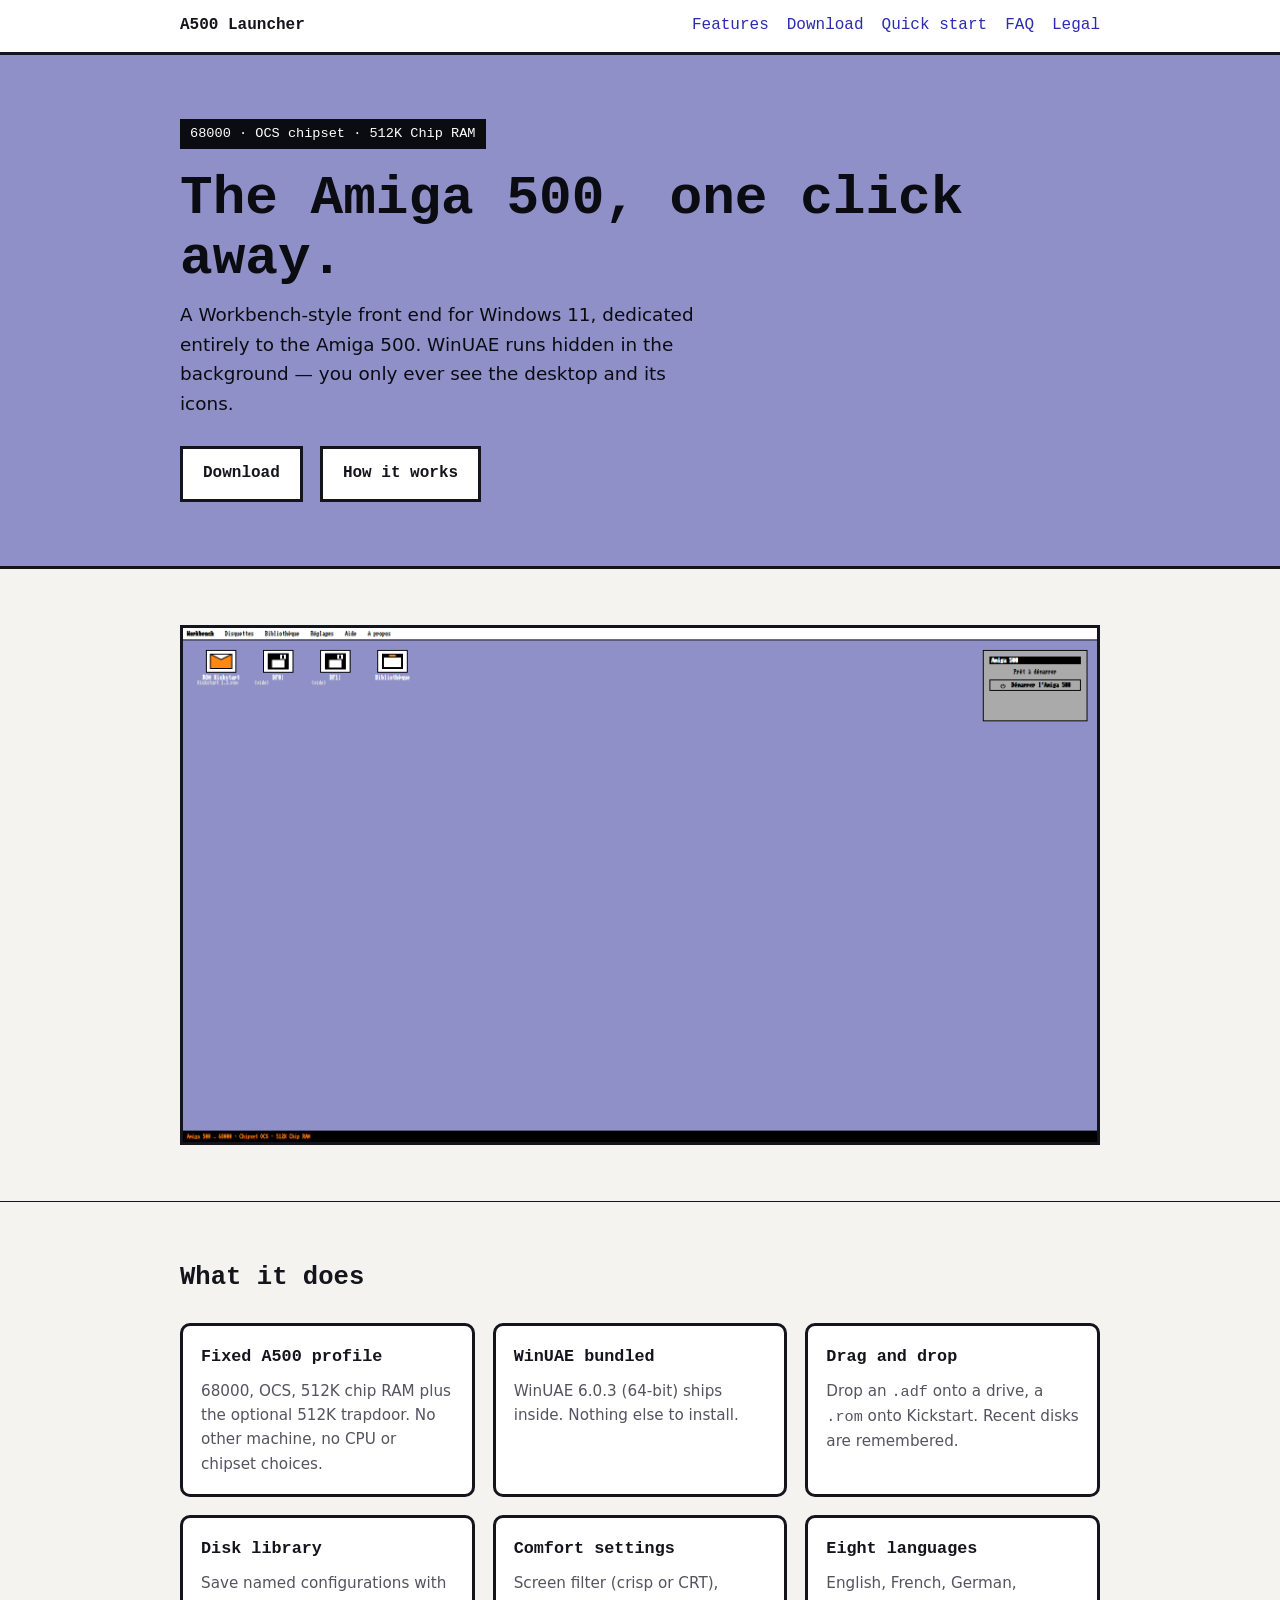
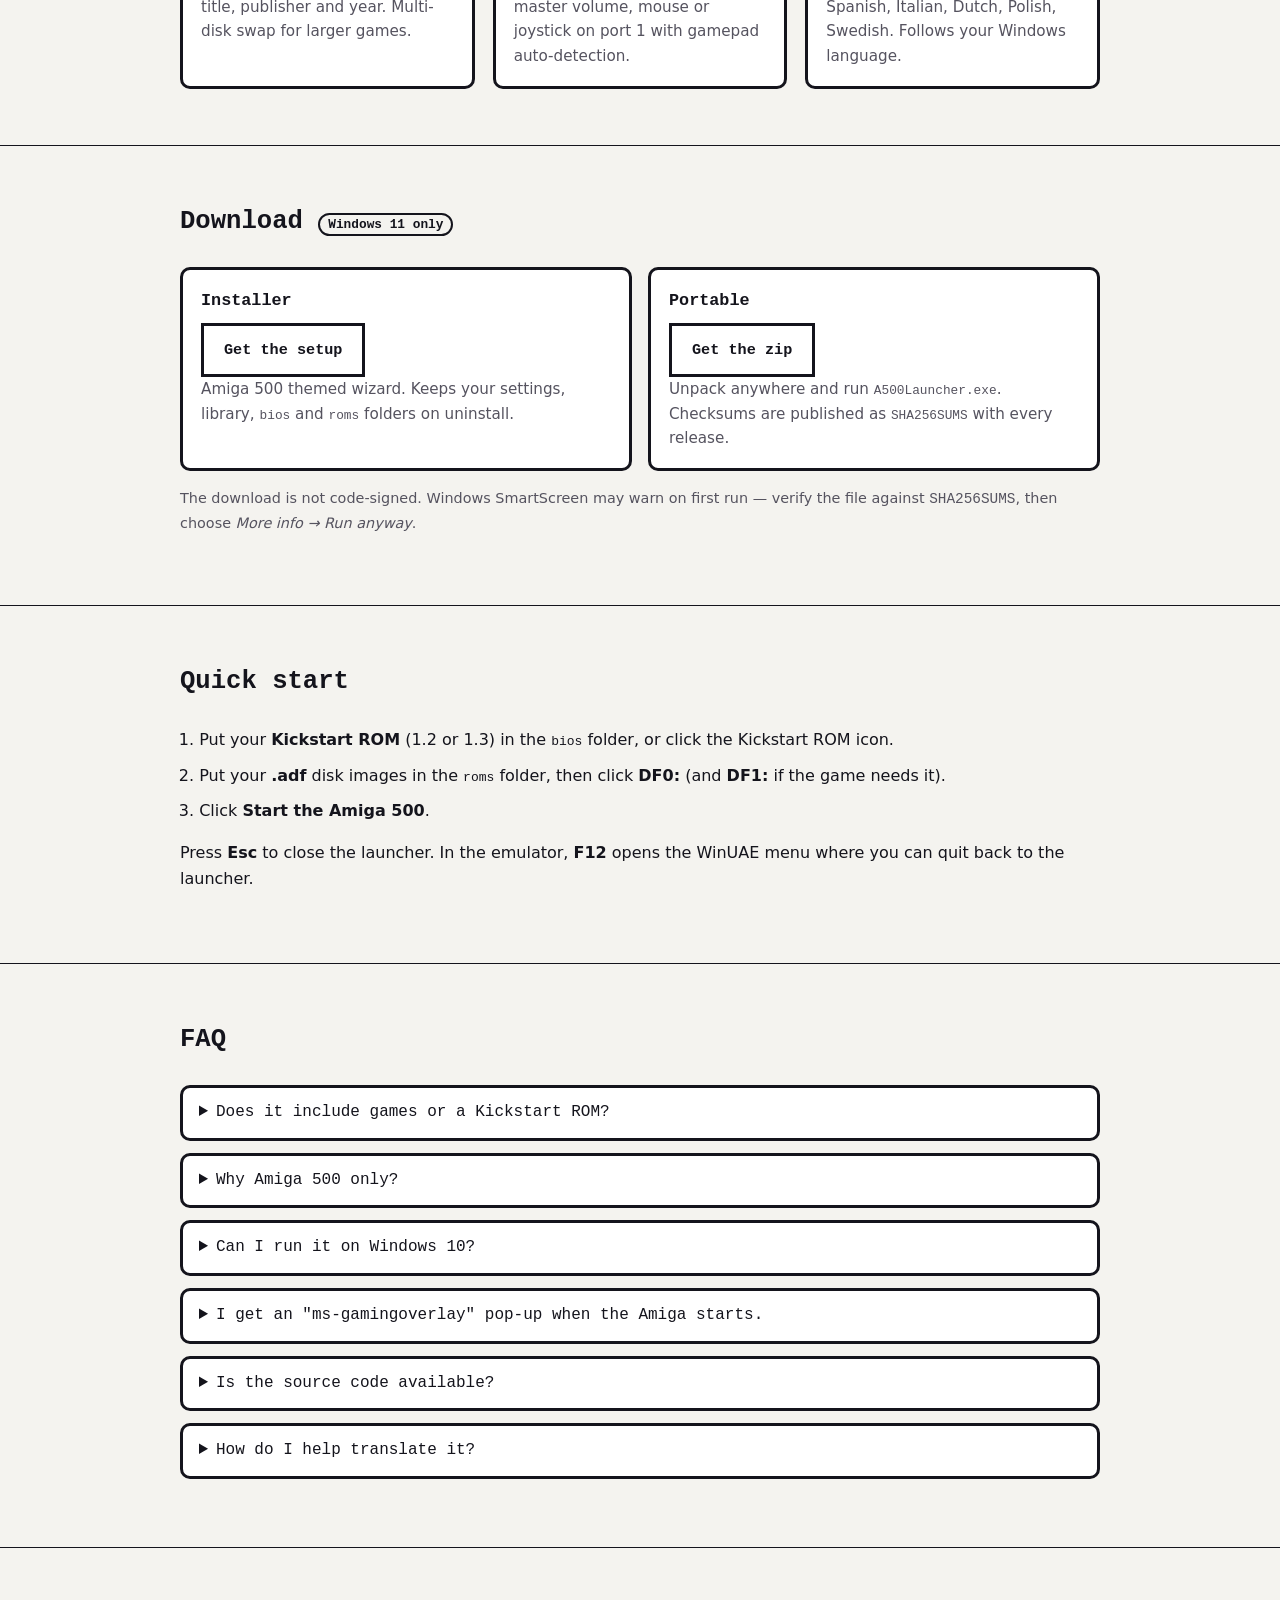
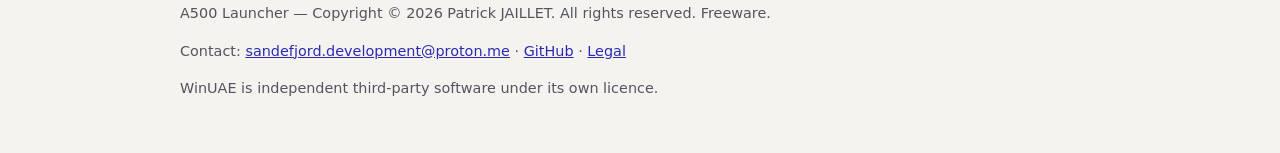
<file: docs/index.html>
<!doctype html>
<html lang="en">
<head>
<meta charset="utf-8">
<meta name="viewport" content="width=device-width, initial-scale=1">
<title>A500 Launcher — Amiga 500 emulation front end</title>
<meta name="description" content="A Workbench-style Windows 11 front end dedicated to Amiga 500 emulation. WinUAE bundled; bring your own Kickstart ROM and disk images.">
<meta property="og:title" content="A500 Launcher">
<meta property="og:description" content="A Workbench-style Windows 11 front end dedicated to Amiga 500 emulation.">
<meta property="og:type" content="website">
<meta property="og:url" content="https://patrickjaillet.github.io/a500launcher/">
<meta property="og:image" content="https://patrickjaillet.github.io/a500launcher/assets/og.png">
<link rel="icon" href="assets/favicon.png">
<link rel="stylesheet" href="assets/site.css">
</head>
<body>

<header class="topbar">
  <div class="wrap">
    <span class="brand">A500 Launcher</span>
    <nav>
      <a href="#features">Features</a>
      <a href="#download">Download</a>
      <a href="#start">Quick start</a>
      <a href="#faq">FAQ</a>
      <a href="legal.html">Legal</a>
    </nav>
  </div>
</header>

<div class="hero">
  <div class="wrap">
    <span class="status">68000 · OCS chipset · 512K Chip RAM</span>
    <h1>The Amiga 500, one click away.</h1>
    <p>A Workbench-style front end for Windows 11, dedicated entirely to the
       Amiga 500. WinUAE runs hidden in the background &mdash; you only ever see
       the desktop and its icons.</p>
    <a class="btn" href="#download">Download</a>
    <a class="btn" href="#start">How it works</a>
  </div>
</div>

<section id="screenshot">
  <div class="wrap">
    <img class="shot" src="scs/screenshot.png" alt="A500 Launcher desktop: Kickstart ROM, DF0:, DF1: and Library icons, with a Start the Amiga 500 window.">
  </div>
</section>

<section id="features">
  <div class="wrap">
    <h2>What it does</h2>
    <div class="grid">
      <div class="card"><h3>Fixed A500 profile</h3><p>68000, OCS, 512K chip RAM plus the optional 512K trapdoor. No other machine, no CPU or chipset choices.</p></div>
      <div class="card"><h3>WinUAE bundled</h3><p>WinUAE 6.0.3 (64-bit) ships inside. Nothing else to install.</p></div>
      <div class="card"><h3>Drag and drop</h3><p>Drop an <code>.adf</code> onto a drive, a <code>.rom</code> onto Kickstart. Recent disks are remembered.</p></div>
      <div class="card"><h3>Disk library</h3><p>Save named configurations with title, publisher and year. Multi-disk swap for larger games.</p></div>
      <div class="card"><h3>Comfort settings</h3><p>Screen filter (crisp or CRT), master volume, mouse or joystick on port&nbsp;1 with gamepad auto-detection.</p></div>
      <div class="card"><h3>Eight languages</h3><p>English, French, German, Spanish, Italian, Dutch, Polish, Swedish. Follows your Windows language.</p></div>
    </div>
  </div>
</section>

<section id="download">
  <div class="wrap">
    <h2>Download <span class="pill">Windows 11 only</span></h2>
    <div class="downloads">
      <div class="card">
        <h3>Installer</h3>
        <p><a class="btn" id="dl-setup" href="https://github.com/patrickjaillet/a500launcher/releases/latest">Get the setup</a></p>
        <p>Amiga 500 themed wizard. Keeps your settings, library, <code>bios</code> and <code>roms</code> folders on uninstall.</p>
      </div>
      <div class="card">
        <h3>Portable</h3>
        <p><a class="btn" id="dl-portable" href="https://github.com/patrickjaillet/a500launcher/releases/latest">Get the zip</a></p>
        <p>Unpack anywhere and run <code>A500Launcher.exe</code>. Checksums are published as <code>SHA256SUMS</code> with every release.</p>
      </div>
    </div>
    <p style="margin-top:16px;color:var(--muted);font-size:0.9rem">
      The download is not code-signed. Windows SmartScreen may warn on first run
      &mdash; verify the file against <code>SHA256SUMS</code>, then choose
      <em>More info &rarr; Run anyway</em>.</p>
  </div>
</section>

<section id="start">
  <div class="wrap">
    <h2>Quick start</h2>
    <ol class="steps">
      <li>Put your <strong>Kickstart ROM</strong> (1.2 or 1.3) in the <code>bios</code> folder, or click the Kickstart ROM icon.</li>
      <li>Put your <strong>.adf</strong> disk images in the <code>roms</code> folder, then click <strong>DF0:</strong> (and <strong>DF1:</strong> if the game needs it).</li>
      <li>Click <strong>Start the Amiga 500</strong>.</li>
    </ol>
    <p>Press <strong>Esc</strong> to close the launcher. In the emulator, <strong>F12</strong> opens the WinUAE menu where you can quit back to the launcher.</p>
  </div>
</section>

<section id="faq">
  <div class="wrap">
    <h2>FAQ</h2>
    <details><summary>Does it include games or a Kickstart ROM?</summary>
      <p>No. Kickstart ROMs and disk images are copyrighted. Use only files you own
         legally &mdash; a dump of your own Amiga, Cloanto Amiga Forever, and so on.</p></details>
    <details><summary>Why Amiga 500 only?</summary>
      <p>It is a deliberate choice. A500 Launcher is meant to be the reference for
         that one machine, not a general-purpose emulator front end.</p></details>
    <details><summary>Can I run it on Windows 10?</summary>
      <p>No. The launcher requires Windows 11 (build 22000 or later) and refuses to
         start on older systems.</p></details>
    <details><summary>I get an "ms-gamingoverlay" pop-up when the Amiga starts.</summary>
      <p>That is the Windows Game Bar. A500 Launcher disables its overlay on first
         run, which removes the pop-up. If you prefer to keep the Game Bar, turn the
         option off in Settings.</p></details>
    <details><summary>Is the source code available?</summary>
      <p>No. A500 Launcher is freeware distributed as a proprietary executable. The
         source is not published. See the <a href="legal.html">Legal</a> page.</p></details>
    <details><summary>How do I help translate it?</summary>
      <p>Translations are plain JSON files with no code. See
         <a href="https://github.com/patrickjaillet/a500launcher/blob/main/docs/i18n.md">docs/i18n.md</a>.</p></details>
  </div>
</section>

<footer>
  <div class="wrap">
    <p>A500 Launcher &mdash; Copyright &copy; 2026 Patrick JAILLET. All rights reserved. Freeware.</p>
    <p>Contact: <a href="mailto:sandefjord.development@proton.me">sandefjord.development@proton.me</a> &middot;
       <a href="https://github.com/patrickjaillet/a500launcher">GitHub</a> &middot;
       <a href="legal.html">Legal</a></p>
    <p>WinUAE is independent third-party software under its own licence.</p>
  </div>
</footer>

<script>
  fetch("https://api.github.com/repos/patrickjaillet/a500launcher/releases?per_page=1")
    .then(function (r) { return r.ok ? r.json() : []; })
    .then(function (list) {
      var rel = Array.isArray(list) && list.length ? list[0] : null;
      if (!rel || !rel.assets) return;
      rel.assets.forEach(function (a) {
        if (/Setup.*\.exe$/i.test(a.name)) document.getElementById("dl-setup").href = a.browser_download_url;
        if (/portable\.zip$/i.test(a.name)) document.getElementById("dl-portable").href = a.browser_download_url;
      });
    })
    .catch(function () {});
</script>

</body>
</html>
</file>
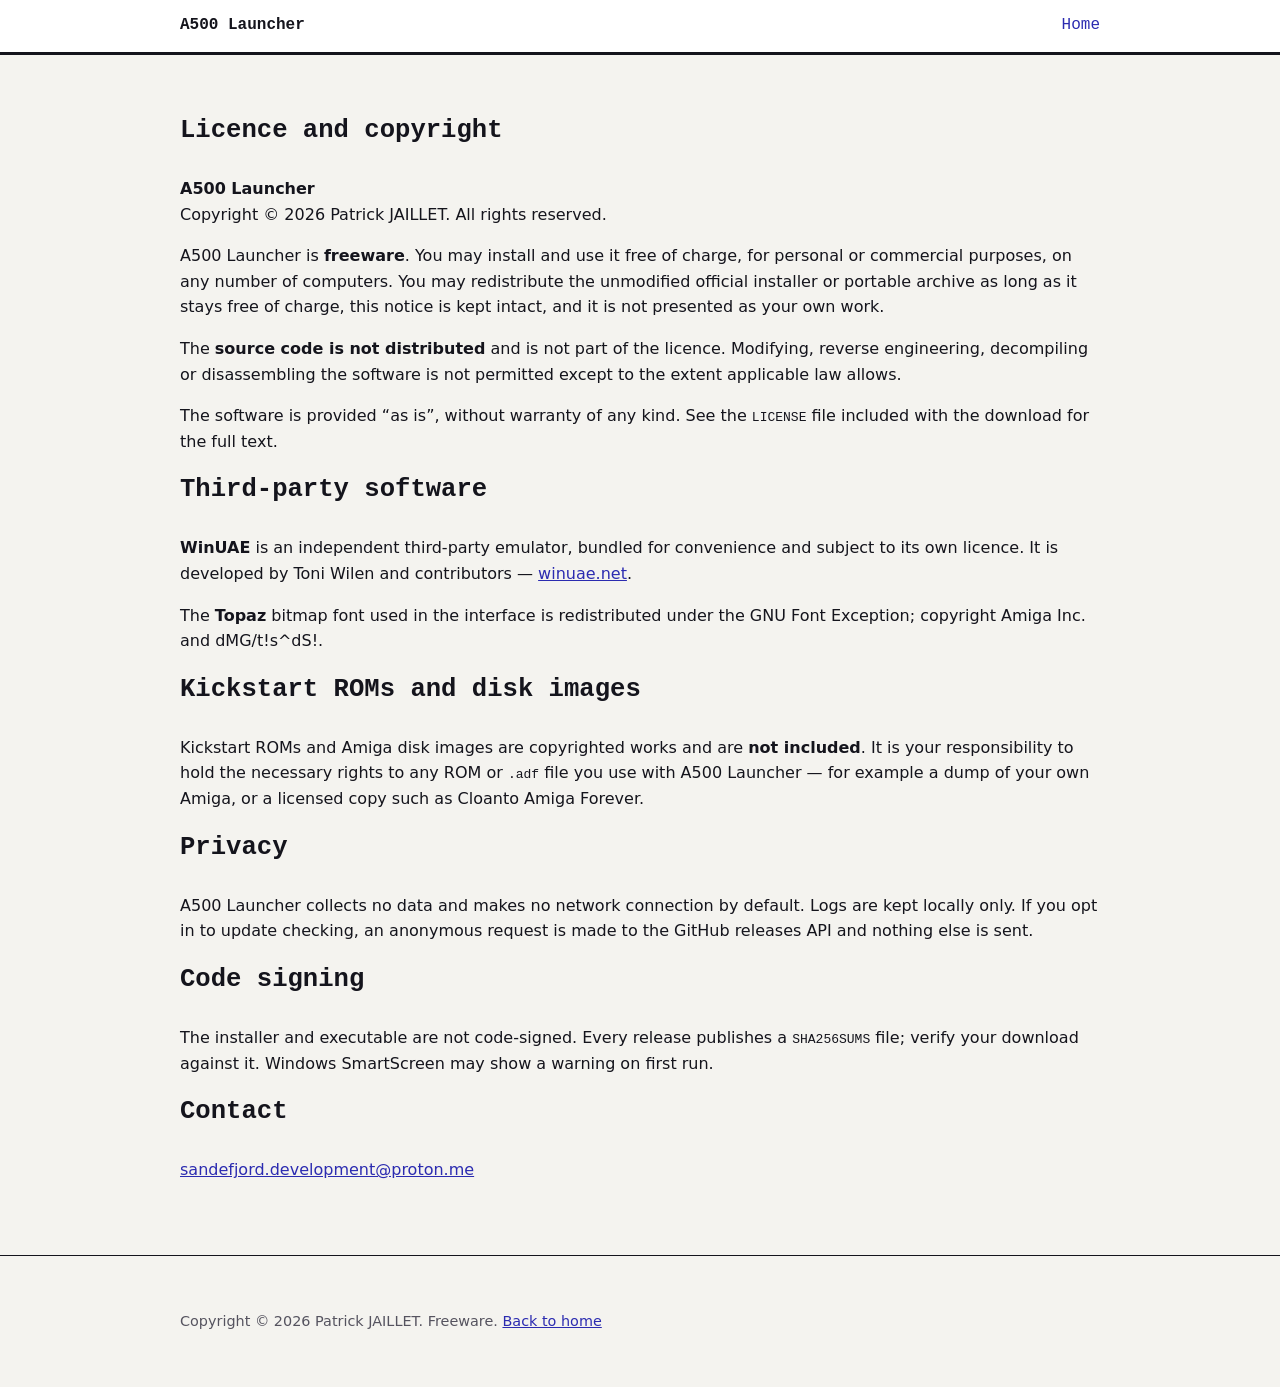
<file: docs/legal.html>
<!doctype html>
<html lang="en">
<head>
<meta charset="utf-8">
<meta name="viewport" content="width=device-width, initial-scale=1">
<title>Legal — A500 Launcher</title>
<meta name="description" content="Licence, copyright and third-party information for A500 Launcher.">
<link rel="icon" href="assets/favicon.png">
<link rel="stylesheet" href="assets/site.css">
</head>
<body>

<header class="topbar">
  <div class="wrap">
    <span class="brand"><a href="index.html" style="text-decoration:none;color:inherit">A500 Launcher</a></span>
    <nav><a href="index.html">Home</a></nav>
  </div>
</header>

<section>
  <div class="wrap">
    <h2>Licence and copyright</h2>
    <p><strong>A500 Launcher</strong><br>
       Copyright &copy; 2026 Patrick JAILLET. All rights reserved.</p>
    <p>A500 Launcher is <strong>freeware</strong>. You may install and use it free of
       charge, for personal or commercial purposes, on any number of computers. You
       may redistribute the unmodified official installer or portable archive as long
       as it stays free of charge, this notice is kept intact, and it is not presented
       as your own work.</p>
    <p>The <strong>source code is not distributed</strong> and is not part of the
       licence. Modifying, reverse engineering, decompiling or disassembling the
       software is not permitted except to the extent applicable law allows.</p>
    <p>The software is provided &ldquo;as is&rdquo;, without warranty of any kind. See
       the <code>LICENSE</code> file included with the download for the full text.</p>

    <h2>Third-party software</h2>
    <p><strong>WinUAE</strong> is an independent third-party emulator, bundled for
       convenience and subject to its own licence. It is developed by Toni Wilen and
       contributors &mdash; <a href="https://www.winuae.net/">winuae.net</a>.</p>
    <p>The <strong>Topaz</strong> bitmap font used in the interface is redistributed
       under the GNU Font Exception; copyright Amiga Inc. and dMG/t!s^dS!.</p>

    <h2>Kickstart ROMs and disk images</h2>
    <p>Kickstart ROMs and Amiga disk images are copyrighted works and are
       <strong>not included</strong>. It is your responsibility to hold the necessary
       rights to any ROM or <code>.adf</code> file you use with A500 Launcher &mdash;
       for example a dump of your own Amiga, or a licensed copy such as Cloanto Amiga
       Forever.</p>

    <h2>Privacy</h2>
    <p>A500 Launcher collects no data and makes no network connection by default.
       Logs are kept locally only. If you opt in to update checking, an anonymous
       request is made to the GitHub releases API and nothing else is sent.</p>

    <h2>Code signing</h2>
    <p>The installer and executable are not code-signed. Every release publishes a
       <code>SHA256SUMS</code> file; verify your download against it. Windows
       SmartScreen may show a warning on first run.</p>

    <h2>Contact</h2>
    <p><a href="mailto:sandefjord.development@proton.me">sandefjord.development@proton.me</a></p>
  </div>
</section>

<footer>
  <div class="wrap">
    <p>Copyright &copy; 2026 Patrick JAILLET. Freeware. <a href="index.html">Back to home</a></p>
  </div>
</footer>

</body>
</html>
</file>
<file: docs/assets/site.css>
:root {
  color-scheme: light dark;
  --wb-blue: #9090c8;
  --wb-orange: #ff8811;
  --ink: #14141c;
  --paper: #f4f3ef;
  --panel: #ffffff;
  --panel-border: #14141c;
  --muted: #55535f;
  --accent: #2b2bb0;
  --radius: 10px;
  --maxw: 960px;
  --font-display: "Courier New", "Consolas", ui-monospace, monospace;
  --font-body: system-ui, -apple-system, "Segoe UI", Roboto, sans-serif;
}

@media (prefers-color-scheme: dark) {
  :root {
    --ink: #ecebf2;
    --paper: #16161d;
    --panel: #20202a;
    --panel-border: #3a3a48;
    --muted: #a3a1b0;
    --accent: #9aa0ff;
  }
}

* { box-sizing: border-box; }

html { scroll-behavior: smooth; }

@media (prefers-reduced-motion: reduce) {
  html { scroll-behavior: auto; }
  * { animation: none !important; transition: none !important; }
}

body {
  margin: 0;
  font-family: var(--font-body);
  color: var(--ink);
  background: var(--paper);
  line-height: 1.6;
}

a { color: var(--accent); }

.wrap { max-width: var(--maxw); margin: 0 auto; padding: 0 20px; }

.topbar {
  background: var(--panel);
  border-bottom: 3px solid var(--panel-border);
  position: sticky;
  top: 0;
  z-index: 10;
}
.topbar .wrap {
  display: flex;
  align-items: center;
  gap: 20px;
  height: 52px;
  font-family: var(--font-display);
}
.topbar .brand { font-weight: 700; }
.topbar nav { margin-left: auto; display: flex; gap: 18px; }
.topbar nav a { text-decoration: none; }
.topbar nav a:hover { text-decoration: underline; }

.hero {
  background: var(--wb-blue);
  color: #0b0b12;
  border-bottom: 3px solid var(--panel-border);
  padding: 64px 0;
}
.hero h1 {
  font-family: var(--font-display);
  font-size: clamp(2rem, 6vw, 3.4rem);
  margin: 0 0 12px;
  line-height: 1.1;
}
.hero p { font-size: 1.15rem; max-width: 46ch; margin: 0 0 28px; }
.hero .status {
  display: inline-block;
  background: #0b0b12;
  color: #fff;
  font-family: var(--font-display);
  font-size: 0.85rem;
  padding: 4px 10px;
  margin-bottom: 20px;
}

.btn {
  display: inline-block;
  font-family: var(--font-display);
  font-weight: 700;
  text-decoration: none;
  padding: 12px 20px;
  border: 3px solid var(--panel-border);
  background: var(--panel);
  color: var(--ink);
}
.btn:hover { background: var(--wb-orange); color: #0b0b12; }
.btn + .btn { margin-left: 12px; }

section { padding: 56px 0; border-bottom: 1px solid var(--panel-border); }
section h2 {
  font-family: var(--font-display);
  font-size: 1.6rem;
  margin: 0 0 24px;
}

.shot {
  border: 3px solid var(--panel-border);
  width: 100%;
  display: block;
  background: var(--wb-blue);
}

.grid {
  display: grid;
  gap: 18px;
  grid-template-columns: repeat(auto-fit, minmax(230px, 1fr));
}
.card {
  background: var(--panel);
  border: 3px solid var(--panel-border);
  border-radius: var(--radius);
  padding: 18px;
}
.card h3 { font-family: var(--font-display); font-size: 1.05rem; margin: 0 0 8px; }
.card p { margin: 0; color: var(--muted); font-size: 0.95rem; }

ol.steps { padding-left: 1.2em; }
ol.steps li { margin-bottom: 10px; }

.downloads { display: flex; flex-wrap: wrap; gap: 16px; }
.downloads .card { flex: 1 1 260px; }
.downloads code { font-size: 0.8rem; word-break: break-all; color: var(--muted); }

details {
  background: var(--panel);
  border: 3px solid var(--panel-border);
  border-radius: var(--radius);
  padding: 12px 16px;
  margin-bottom: 12px;
}
details summary { font-family: var(--font-display); cursor: pointer; }
details p { margin: 10px 0 2px; color: var(--muted); }

footer { padding: 40px 0; font-size: 0.9rem; color: var(--muted); }
footer a { color: var(--accent); }

.pill {
  font-family: var(--font-display);
  font-size: 0.8rem;
  border: 2px solid var(--panel-border);
  padding: 2px 8px;
  border-radius: 999px;
}
</file>
